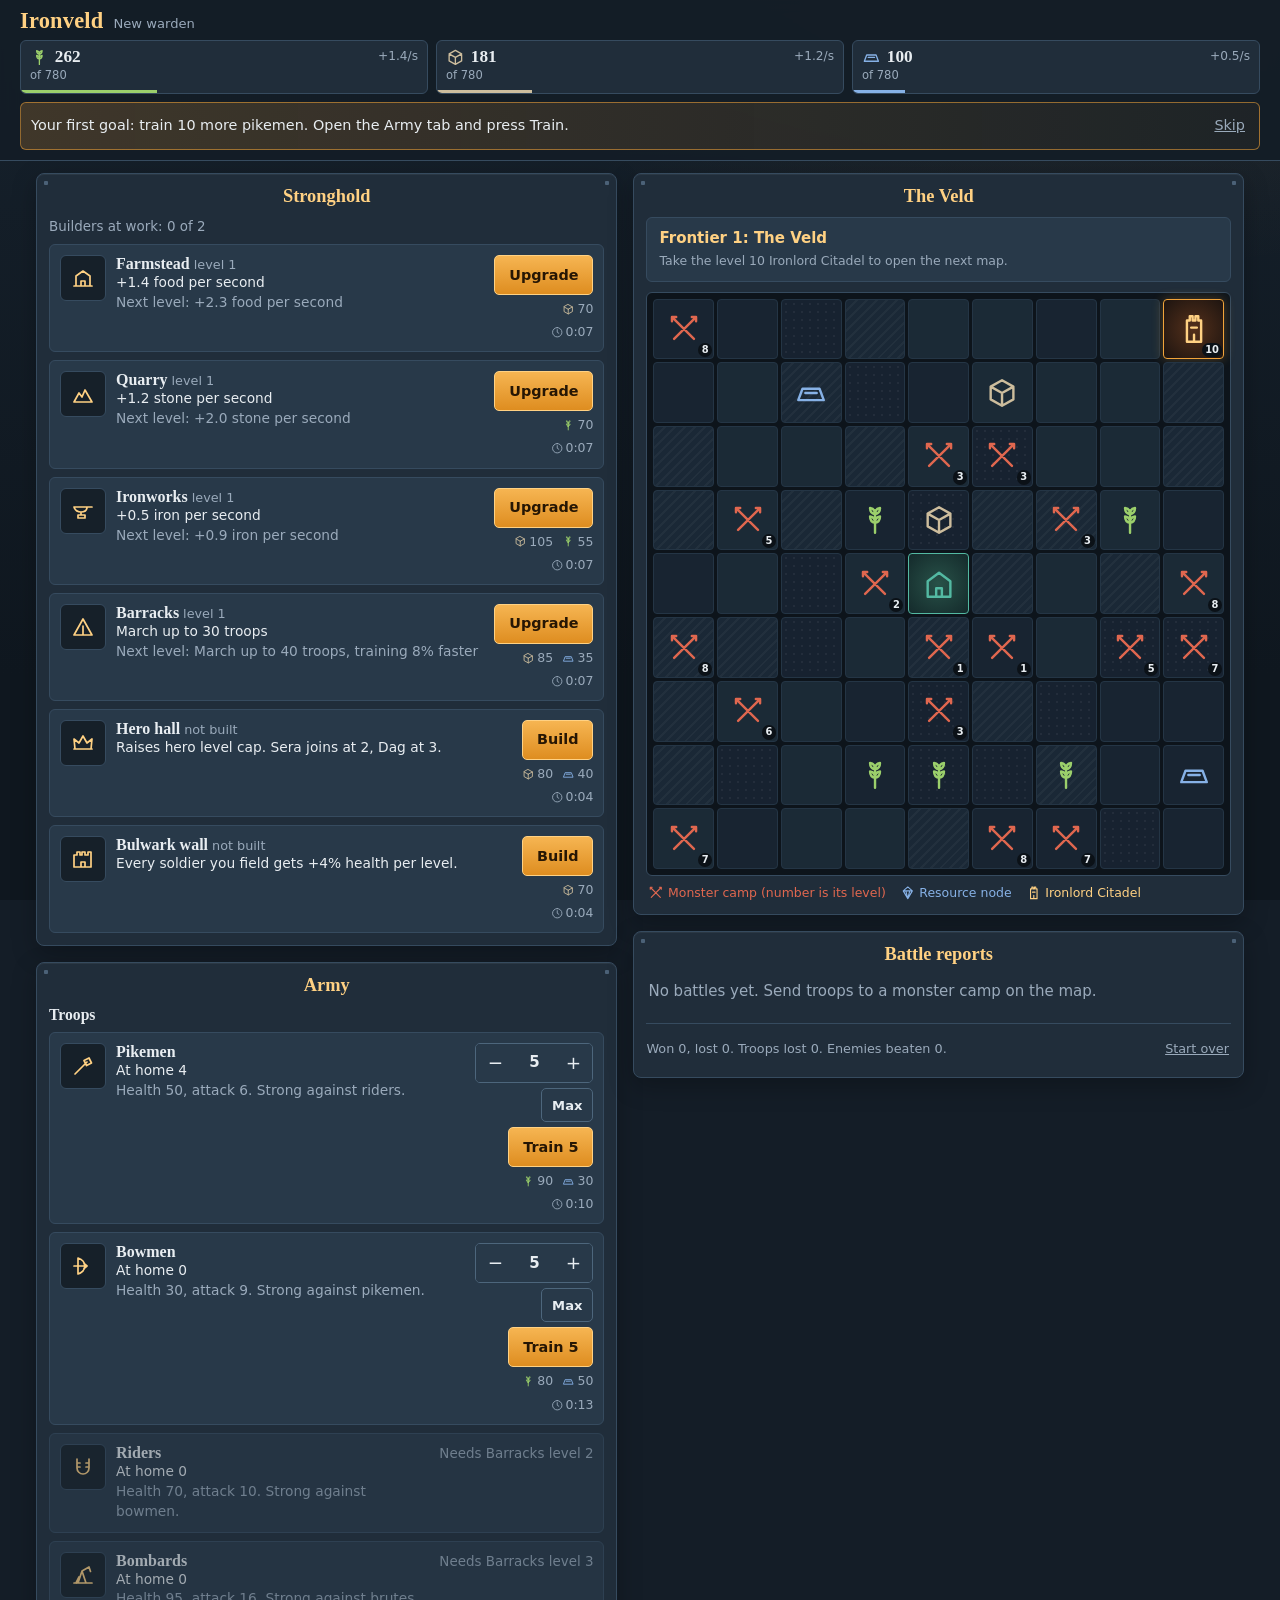
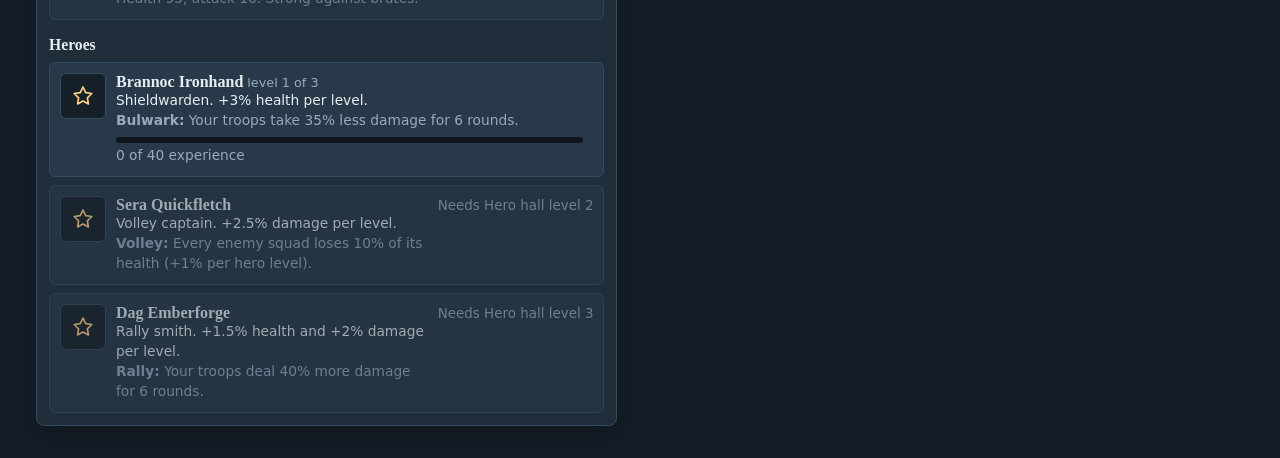
<file: ironveld/index.html>
<!doctype html>
<html lang="en">
<head>
<meta charset="utf-8">
<meta name="viewport" content="width=device-width, initial-scale=1, viewport-fit=cover">
<title>Ironveld</title>
<meta name="description" content="Ironveld is a single-player war strategy game. Build a stronghold, train troops, command heroes and take the Ironlord Citadel.">
<meta name="theme-color" content="#141d27">
<link rel="stylesheet" href="style.css">
</head>
<body>
<svg width="0" height="0" style="position:absolute" aria-hidden="true" focusable="false">
  <defs>
    <symbol id="i-food" viewBox="0 0 24 24"><path d="M12 21V8M12 8c-2.5-.5-3.5-2.5-3.5-4.5 2.5.3 3.5 2 3.5 4.5zM12 8c2.5-.5 3.5-2.5 3.5-4.5-2.5.3-3.5 2-3.5 4.5zM12 14c-2.5-.5-3.5-2.5-3.5-4.5 2.5.3 3.5 2 3.5 4.5zM12 14c2.5-.5 3.5-2.5 3.5-4.5-2.5.3-3.5 2-3.5 4.5z"/></symbol>
    <symbol id="i-stone" viewBox="0 0 24 24"><path d="M12 3l8 4.5v9L12 21l-8-4.5v-9zM12 12l8-4.5M12 12v9M12 12L4 7.5"/></symbol>
    <symbol id="i-iron" viewBox="0 0 24 24"><path d="M3 17l3-8h12l3 8zM8 12h8"/></symbol>
    <symbol id="i-farm" viewBox="0 0 24 24"><path d="M3 20h18M5 20V10l7-5 7 5v10M10 20v-5h4v5"/></symbol>
    <symbol id="i-quarry" viewBox="0 0 24 24"><path d="M3 20l5-9 3 4 3-7 7 12zM3 20h18"/></symbol>
    <symbol id="i-forge" viewBox="0 0 24 24"><path d="M3 8h13c0 3-2 5-6 5v3h4v3H7v-3h3v-3C6 13 4 11 3 8zM16 8h5"/></symbol>
    <symbol id="i-barracks" viewBox="0 0 24 24"><path d="M3 20L12 4l9 16zM12 11v9M8 20h8"/></symbol>
    <symbol id="i-hall" viewBox="0 0 24 24"><path d="M3 18h18M4 18L3 8l5 4 4-7 4 7 5-4-1 10"/></symbol>
    <symbol id="i-wall" viewBox="0 0 24 24"><path d="M3 20V8h3V5h3v3h2V5h3v3h3V5h3v15zM10 20v-5h4v5"/></symbol>
    <symbol id="i-pike" viewBox="0 0 24 24"><path d="M4 20L16 8M13 6.5l5-2.5 2.5 5-5 2.5z"/></symbol>
    <symbol id="i-bow" viewBox="0 0 24 24"><path d="M7 4c9 3 9 13 0 16M7 4v16M3 12h13M16 12l-3-2.5M16 12l-3 2.5"/></symbol>
    <symbol id="i-rider" viewBox="0 0 24 24"><path d="M6 4v9a6 6 0 0 0 12 0V4M6 8h3M15 8h3M6 12h3M15 12h3"/></symbol>
    <symbol id="i-siege" viewBox="0 0 24 24"><path d="M3 20h18M7 20l4-12M11 8l7-4M18 4l1.5 4.5M15 20l-4-12M5 20l3-6"/></symbol>
    <symbol id="i-brute" viewBox="0 0 24 24"><path d="M7 4h10l3 5-2 11H6L4 9zM9 10h2M13 10h2M9 15h6"/></symbol>
    <symbol id="i-camp" viewBox="0 0 24 24"><path d="M5 5l14 14M19 5L5 19M3.5 3.5h3M3.5 3.5v3M20.5 3.5h-3M20.5 3.5v3"/></symbol>
    <symbol id="i-node" viewBox="0 0 24 24"><path d="M12 3l7 6-7 12L5 9zM5 9h14M9 9l3 12M15 9l-3 12"/></symbol>
    <symbol id="i-citadel" viewBox="0 0 24 24"><path d="M7 21V6h2V3h2v3h2V3h2v3h2v15zM12 21v-5M10 11h4"/></symbol>
    <symbol id="i-base" viewBox="0 0 24 24"><path d="M4 21V10l8-6 8 6v11zM10 21v-6h4v6"/></symbol>
    <symbol id="i-map" viewBox="0 0 24 24"><path d="M3 6l6-2 6 2 6-2v14l-6 2-6-2-6 2zM9 4v14M15 6v14"/></symbol>
    <symbol id="i-reports" viewBox="0 0 24 24"><path d="M6 4h12v16H6zM9 8h6M9 12h6M9 16h4"/></symbol>
    <symbol id="i-army" viewBox="0 0 24 24"><path d="M12 3l7 3v6c0 4-3 7-7 9-4-2-7-5-7-9V6z"/></symbol>
    <symbol id="i-clock" viewBox="0 0 24 24"><path d="M12 3a9 9 0 1 0 0 18 9 9 0 0 0 0-18zM12 7v5l3 2"/></symbol>
    <symbol id="i-go" viewBox="0 0 24 24"><path d="M5 12h14M13 6l6 6-6 6"/></symbol>
    <symbol id="i-star" viewBox="0 0 24 24"><path d="M12 3l2.7 5.6 6.1.9-4.4 4.3 1 6.1L12 17l-5.4 2.9 1-6.1L3.2 9.5l6.1-.9z"/></symbol>
  </defs>
</svg>

<div class="app">
  <header class="top">
    <div class="brand"><h1>Ironveld</h1><span class="tag" id="rank"></span></div>
    <div class="res" id="res"></div>
    <div class="coach" id="coach" hidden></div>
  </header>

  <main id="main" data-tab="hold">
    <div class="col a">
      <section class="panel plate" id="p-hold" aria-labelledby="h-hold">
        <h2 id="h-hold">Stronghold</h2>
        <div id="hold"></div>
      </section>
      <section class="panel plate" id="p-army" aria-labelledby="h-army">
        <h2 id="h-army">Army</h2>
        <div id="army"></div>
      </section>
    </div>
    <div class="col b">
      <section class="panel plate" id="p-map" aria-labelledby="h-map">
        <h2 id="h-map">The Veld</h2>
        <div id="map"></div>
        <div id="marches"></div>
      </section>
      <section class="panel plate" id="p-reports" aria-labelledby="h-reports">
        <h2 id="h-reports">Battle reports</h2>
        <div id="reports"></div>
      </section>
    </div>
  </main>

  <nav class="tabs" id="tabs" aria-label="Sections">
    <button class="tab" data-act="tab" data-tab="hold"><svg class="ic"><use href="#i-base"/></svg><span>Stronghold</span></button>
    <button class="tab" data-act="tab" data-tab="army"><svg class="ic"><use href="#i-army"/></svg><span>Army</span></button>
    <button class="tab" data-act="tab" data-tab="map"><svg class="ic"><use href="#i-map"/></svg><span>Map</span></button>
    <button class="tab" data-act="tab" data-tab="reports"><svg class="ic"><use href="#i-reports"/></svg><span>Reports</span><i class="dot" id="repdot" hidden></i></button>
  </nav>
</div>

<div class="modal" id="modal" hidden>
  <div class="sheet" id="sheet" role="dialog" aria-modal="true" tabindex="-1"></div>
</div>
<div class="toasts" id="toasts" aria-live="polite"></div>

<script src="src/sim.js"></script>
<script src="src/game.js"></script>
</body>
</html>
</file>
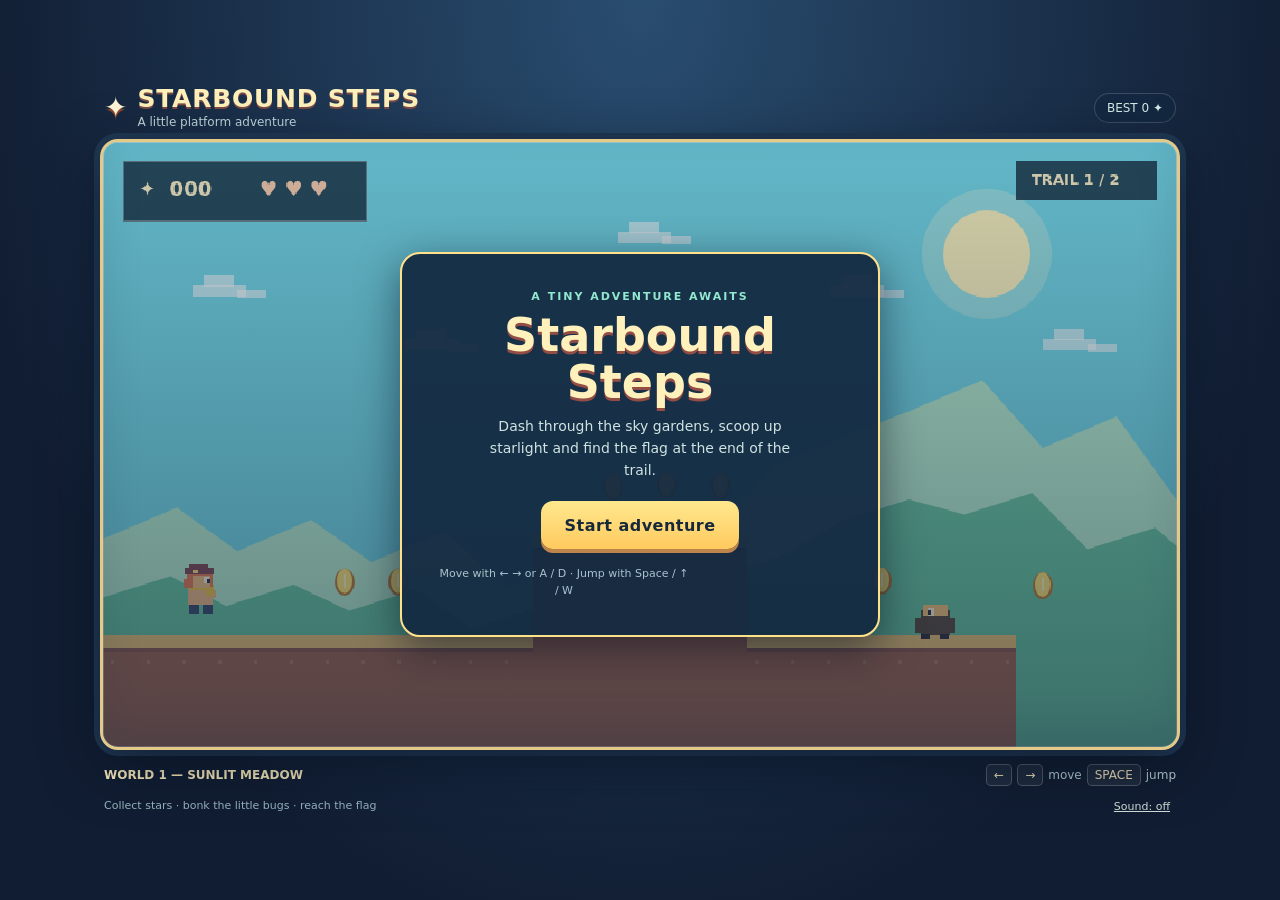
<file: starbound-steps/index.html>
<!doctype html>
<html lang="en">
<head>
<meta charset="utf-8">
<meta name="viewport" content="width=device-width,initial-scale=1,viewport-fit=cover">
<meta name="theme-color" content="#75d7e8">
<meta name="description" content="Run, leap and explore a bright little pixel-art platform adventure.">
<title>Starbound Steps</title>
<style>
:root{color-scheme:dark;--night:#12233a;--cream:#fff4d5;--gold:#ffdc68;--mint:#72e0bb}
*{box-sizing:border-box}html,body{margin:0;min-height:100%;font-family:ui-rounded,"Trebuchet MS",system-ui,sans-serif;background:radial-gradient(ellipse at 50% 0,#294d70,#111d32 75%);color:var(--cream)}
body{min-height:100dvh;display:grid;place-items:center;padding:16px}.shell{width:min(100%,1080px)}header{display:flex;align-items:center;justify-content:space-between;gap:12px;margin:0 4px 10px}.brand{display:flex;align-items:center;gap:10px}.brand-mark{font-size:28px;filter:drop-shadow(0 3px 0 #85432d)}h1{font-size:clamp(18px,3vw,25px);line-height:1;margin:0;color:#fff1bb;letter-spacing:.03em;text-shadow:0 2px #7b4a46}.subtitle{font-size:12px;color:#c2d8dc;margin-top:4px}.chip{border:1px solid #ffffff2b;background:#142941bd;border-radius:99px;padding:7px 12px;font-size:12px;color:#d4ece8;white-space:nowrap}
.frame{position:relative;overflow:hidden;border:3px solid #e5c987;border-radius:18px;background:#76d9e8;box-shadow:0 15px 55px #07111f99,0 0 0 6px #213954}.frame:after{pointer-events:none;content:"";position:absolute;inset:0;border-radius:14px;box-shadow:inset 0 0 0 1px #fff7, inset 0 -18px 42px #18304922}
canvas{display:block;width:100%;height:auto;aspect-ratio:16/9;image-rendering:pixelated;touch-action:none}
.overlay{position:absolute;z-index:2;inset:0;display:grid;place-items:center;padding:20px;background:linear-gradient(#12253a30,#12253a88);text-align:center}.overlay[hidden]{display:none}.card{width:min(92%,480px);padding:clamp(20px,5vw,36px);background:#132941ee;border:2px solid #ffe08b;border-radius:20px;box-shadow:0 12px 40px #07111f88}.eyebrow{text-transform:uppercase;letter-spacing:.18em;font-weight:900;font-size:11px;color:#92e8cf}.card h2{font-size:clamp(28px,6vw,46px);line-height:1.04;margin:9px 0;color:#fff1bb;text-shadow:0 3px #934d45}.card p{margin:0 auto 20px;max-width:36ch;color:#d0e3e2;font-size:14px;line-height:1.55}.cta{cursor:pointer;color:#17283b;font-weight:900;letter-spacing:.03em;background:linear-gradient(#ffe88e,#ffca5e);border:0;border-radius:12px;padding:13px 24px;min-height:48px;box-shadow:0 4px #bd854b;font:inherit;font-weight:900}.cta:active{transform:translateY(3px);box-shadow:0 1px #bd854b}.tips{font-size:11px!important;color:#a9c4ce!important;margin:16px 0 0!important}
.below{display:flex;justify-content:space-between;gap:12px;align-items:center;margin:14px 4px 0;color:#b9d1d5;font-size:12px}.below strong{color:#fff0bf}.keys{display:flex;gap:5px;align-items:center}.key{padding:3px 7px;border:1px solid #ffffff3b;border-radius:5px;background:#ffffff10;color:#f3e6bf}
.touchbar{display:none;justify-content:space-between;align-items:center;gap:12px;margin-top:13px;user-select:none;-webkit-user-select:none}.cluster{display:flex;gap:10px}.control{width:60px;height:56px;border:1px solid #d9ebda66;border-radius:15px;background:#18314fcc;color:#fff1c4;font-size:23px;font-weight:900;box-shadow:inset 0 1px #ffffff26,0 4px #0b1726;touch-action:none}.control.jump{width:78px;background:#b45949;color:#fff5df}.control:active,.control.pressed{transform:translateY(3px);box-shadow:inset 0 1px #ffffff26,0 1px #0b1726;background:#365c70}.control.jump:active,.control.jump.pressed{background:#d36c52}
footer{margin:13px 4px 0;display:flex;justify-content:space-between;gap:10px;color:#96b4c0;font-size:11px}.text-btn{border:0;background:none;color:#cfdfd8;text-decoration:underline;cursor:pointer;font:inherit}
@media(max-width:650px){body{padding:12px}.frame{border-width:2px;border-radius:13px}.frame:after{border-radius:10px}header{margin-bottom:8px}.touchbar{display:flex}.below{font-size:11px}footer{font-size:10px}}
@media(max-height:680px) and (min-width:651px){body{padding:8px}.shell{width:min(100%,950px)}header{margin-bottom:7px}.below,footer{margin-top:8px}.frame{max-height:70vh}canvas{max-height:70vh}}
:focus-visible{outline:3px solid #fff09a;outline-offset:3px}
</style>
</head>
<body>
<div class="shell">
<header><div class="brand"><span class="brand-mark" aria-hidden="true">✦</span><div><h1>STARBOUND STEPS</h1><div class="subtitle">A little platform adventure</div></div></div><div class="chip" id="record">BEST&nbsp; 0 ✦</div></header>
<main class="frame"><canvas id="game" width="960" height="540" aria-label="Starbound Steps platform game"></canvas><div class="overlay" id="overlay"><div class="card"><div class="eyebrow" id="eyebrow">A tiny adventure awaits</div><h2 id="title">Starbound<br>Steps</h2><p id="message">Dash through the sky gardens, scoop up starlight and find the flag at the end of the trail.</p><button class="cta" id="start">Start adventure</button><p class="tips" id="tips">Move with ← → or A / D &nbsp; · &nbsp; Jump with Space / ↑ / W</p></div></div></main>
<div class="below"><span><strong id="level-label">WORLD 1 — SUNLIT MEADOW</strong></span><span class="keys"><span class="key">←</span><span class="key">→</span> move <span class="key">SPACE</span> jump</span></div>
<div class="touchbar" aria-label="Touch controls"><div class="cluster"><button class="control" data-control="left" aria-label="Move left">←</button><button class="control" data-control="right" aria-label="Move right">→</button></div><button class="control jump" data-control="jump" aria-label="Jump">JUMP</button></div>
<footer><span>Collect stars · bonk the little bugs · reach the flag</span><button class="text-btn" id="sound" aria-pressed="false">Sound: off</button></footer>
</div>
<script>
(()=>{"use strict";
const c=document.querySelector("#game"),ctx=c.getContext("2d"),overlay=document.querySelector("#overlay"),startBtn=document.querySelector("#start"),titleEl=document.querySelector("#title"),messageEl=document.querySelector("#message"),eyebrowEl=document.querySelector("#eyebrow"),tipsEl=document.querySelector("#tips"),recordEl=document.querySelector("#record"),levelLabel=document.querySelector("#level-label"),soundBtn=document.querySelector("#sound");
const W=960,H=540,T=48,GRAV=.62,MAXFALL=14;
const levels=[
 {name:"SUNLIT MEADOW",sky:"#75d9e8",far:"#b9edcf",near:"#6bc6a1",ground:"#a76551",top:"#f1c476",length:3000,platforms:[[0,440,10],[12,440,5],[20,440,12],[35,440,11],[49,440,15],[69,440,12],[85,440,15],[105,440,12],[122,440,16],[145,440,15],[164,440,12],[182,440,15],[203,440,15],[224,440,16],[247,440,15],[268,440,16],[289,440,15],[8,350,4],[26,350,3],[40,330,4],[57,365,4],[75,345,4],[93,355,4],[113,350,3],[132,325,4],[151,350,4],[171,345,3],[191,360,4],[212,335,4],[234,350,4],[255,330,4],[276,355,4]],coins:[[4,390],[5,390],[9,310],[10,310],[11,310],[14,390],[17,390],[23,390],[27,310],[28,310],[32,390],[36,390],[42,290],[43,290],[45,390],[51,390],[60,325],[61,325],[64,390],[70,390],[78,305],[79,305],[82,390],[87,390],[96,315],[97,315],[101,390],[107,390],[116,310],[117,310],[120,390],[125,390],[135,290],[136,290],[139,390],[147,390],[154,315],[155,315],[160,390],[166,390],[174,305],[175,305],[179,390],[184,390],[194,320],[195,320],[199,390],[206,390],[215,295],[216,295],[220,390],[227,390],[237,310],[238,310],[243,390],[250,390],[260,290],[261,290],[265,390],[271,390],[280,315],[281,315],[285,390]],enemies:[[15,408],[31,408],[53,408],[72,408],[89,408],[109,408],[128,408],[149,408],[168,408],[188,408],[209,408],[230,408],[252,408],[273,408]],goal:294},
 {name:"MOONLIT RUINS",sky:"#6278b7",far:"#b2a5d8",near:"#827dbc",ground:"#76516b",top:"#ecd18a",length:2900,platforms:[[0,440,10],[12,440,6],[22,440,10],[35,440,12],[51,440,13],[68,440,10],[83,440,14],[102,440,12],[118,440,14],[137,440,11],[153,440,14],[171,440,13],[188,440,11],[203,440,14],[222,440,15],[242,440,12],[258,440,13],[275,440,15],[7,350,4],[25,320,3],[40,355,4],[57,320,4],[74,350,4],[91,315,4],[110,350,3],[127,320,4],[144,355,4],[162,315,4],[180,350,3],[195,320,4],[213,350,4],[232,315,4],[249,350,4],[266,320,4]],coins:[[9,310],[10,310],[28,280],[29,280],[44,315],[45,315],[61,280],[62,280],[78,310],[79,310],[95,275],[96,275],[113,310],[114,310],[131,280],[132,280],[149,315],[150,315],[166,275],[167,275],[184,310],[185,310],[199,280],[200,280],[217,310],[218,310],[236,275],[237,275],[253,310],[254,310],[270,280],[271,280]],enemies:[[16,408],[31,408],[54,408],[70,408],[88,408],[106,408],[124,408],[141,408],[159,408],[177,408],[194,408],[210,408],[229,408],[247,408],[265,408]],goal:282}
];
const input={left:false,right:false,jump:false},world={};let mode="title",level=0,camera=0,score=0,lives=3,player,plats,coins,enemies,particles=[],last=0,elapsed=0,audio=null,soundOn=false,checkpoint=0;
const clamp=(v,a,b)=>Math.max(a,Math.min(b,v));
function freshLevel(){const d=levels[level];plats=d.platforms.map(([x,y,n])=>({x:x*T,y,w:n*T,h:H-y+100}));coins=d.coins.map(([x,y])=>({x:x*T+T/2,y,got:false,bob:Math.random()*6}));enemies=d.enemies.map(([x,y],i)=>({x:x*T+8,y,w:32,h:30,vx:i%2?1.15:-1.15,alive:true,home:x*T,range:70}));player={x:72,y:380,w:29,h:42,vx:0,vy:0,ground:false,face:1,inv:0,anim:0};camera=0;particles=[];checkpoint=score;levelLabel.textContent="WORLD "+(level+1)+" — "+d.name;mode="playing";overlay.hidden=true}
function rect(a,b){return a.x<b.x+b.w&&a.x+a.w>b.x&&a.y<b.y+b.h&&a.y+a.h>b.y}
function playTone(f=650,d=.09,type="sine"){if(!soundOn)return;try{audio??=new(window.AudioContext||window.webkitAudioContext)();if(audio.state==="suspended")audio.resume();const o=audio.createOscillator(),g=audio.createGain();o.type=type;o.frequency.value=f;g.gain.setValueAtTime(.055,audio.currentTime);g.gain.exponentialRampToValueAtTime(.001,audio.currentTime+d);o.connect(g);g.connect(audio.destination);o.start();o.stop(audio.currentTime+d)}catch{}}
function burst(x,y,color,n=8){for(let i=0;i<n;i++)particles.push({x,y,vx:(Math.random()-.5)*5,vy:-Math.random()*5-1,life:25+Math.random()*16,color})}
function showScreen(kind){mode=kind;overlay.hidden=false;tipsEl.hidden=false;if(kind==="title"){eyebrowEl.textContent="A tiny adventure awaits";titleEl.innerHTML="Starbound<br>Steps";messageEl.textContent="Dash through the sky gardens, scoop up starlight and find the flag at the end of the trail.";startBtn.textContent="Start adventure";tipsEl.textContent="Move with ← → or A / D · Jump with Space / ↑ / W"}if(kind==="win"){eyebrowEl.textContent="Trail complete";titleEl.innerHTML=level===levels.length-1?"You found the stars!":"World cleared!";messageEl.textContent=level===levels.length-1?"A perfect little adventure. You gathered "+score+" stars.":"You gathered "+score+" stars. A new trail is waiting beyond the hills.";startBtn.textContent=level===levels.length-1?"Play again":"Next world";tipsEl.textContent="Press Enter to continue"}if(kind==="over"){eyebrowEl.textContent="Take a little breather";titleEl.innerHTML="Try that<br>trail again";messageEl.textContent="Your stars are safe. Give it another go and see how far you can get.";startBtn.textContent="Try again";tipsEl.textContent="Press Enter to restart"}if(kind==="pause"){eyebrowEl.textContent="Taking five";titleEl.textContent="Paused";messageEl.textContent="The meadow will wait right here.";startBtn.textContent="Keep going";tipsEl.textContent="Press P or Escape to resume"}}
function startGame(){if(mode==="win"&&level<levels.length-1){level++}else if(mode==="win"||mode==="over"){if(mode==="over")score=checkpoint;else if(level===levels.length-1){level=0;score=0;lives=3}}else if(mode==="title"){level=0;score=0;lives=3}freshLevel()}
function hurt(){if(player.inv>0)return;lives--;player.inv=100;player.vy=-8;player.vx=-player.face*4;playTone(180,.2,"sawtooth");burst(player.x+15,player.y+20,"#ff8d7a",12);if(lives<=0){score=checkpoint;showScreen("over")}else{setTimeout(()=>{if(mode==="playing"&&player.y>H) {player.x=Math.max(64,camera+80);player.y=320;player.vx=0;player.vy=0}},180)}}
function update(dt){if(mode!=="playing")return;elapsed+=dt;const step=dt/16.67;player.anim+=step;player.inv=Math.max(0,player.inv-step);const speed=4.2;player.vx=(input.right?speed:0)-(input.left?speed:0);if(player.vx)player.face=Math.sign(player.vx);if(input.jump&&player.ground){player.vy=-13.3;player.ground=false;playTone(390,.1)}player.vy=Math.min(MAXFALL,player.vy+GRAV*step);player.x+=player.vx*step;
let pbox={x:player.x,y:player.y,w:player.w,h:player.h};for(const p of plats)if(rect(pbox,p)){if(player.vx>0)player.x=p.x-player.w;else if(player.vx<0)player.x=p.x+p.w;pbox.x=player.x}
player.y+=player.vy*step;player.ground=false;pbox.y=player.y;for(const p of plats)if(rect(pbox,p)){if(player.vy>0){player.y=p.y-player.h;player.ground=true}else if(player.vy<0){player.y=p.y+p.h}player.vy=0;pbox.y=player.y}
if(player.x<0)player.x=0;if(player.y>H+120)hurt();
for(const e of enemies){if(!e.alive)continue;e.x+=e.vx*step;if(Math.abs(e.x-e.home)>e.range)e.vx*=-1;if(rect(player,e)){if(player.vy>1&&player.y+player.h-e.y<22){e.alive=false;player.vy=-9;score+=2;burst(e.x+16,e.y,"#a2e879",10);playTone(190,.11,"square")}else hurt()}}
for(const q of coins)if(!q.got&&rect(player,{x:q.x-10,y:q.y-10,w:20,h:20})){q.got=true;score++;playTone(720+Math.random()*220,.07);burst(q.x,q.y,"#ffdf69",5)}
for(const b of particles){b.x+=b.vx*step;b.y+=b.vy*step;b.vy+=.18*step;b.life-=step}particles=particles.filter(b=>b.life>0);
const goal=levels[level].goal*T;if(player.x>goal){if(mode==="playing"){score=Math.max(score,0);showScreen("win");playTone(880,.25)}}
camera=clamp(player.x-310,0,levels[level].length*T-W);recordEl.textContent="BEST  "+Math.max(Number(localStorage.getItem("starbound-best")||0),score)+" ✦"}
function hillLayer(color,base,amp,step,par){ctx.fillStyle=color;ctx.beginPath();ctx.moveTo(0,H);for(let x=-step;x<=W+step;x+=step){const wx=x+camera*par;const y=base+Math.sin(wx*.006)*amp+Math.sin(wx*.013+2)*amp*.38;ctx.lineTo(x,y);ctx.lineTo(x+step*.55,y-amp*.4)}ctx.lineTo(W,H);ctx.closePath();ctx.fill()}
function draw(){const d=levels[level]||levels[0];ctx.clearRect(0,0,W,H);ctx.fillStyle=d.sky;ctx.fillRect(0,0,W,H);
const sunX=790-camera*.05;ctx.fillStyle="#fff2b7";ctx.beginPath();ctx.arc(sunX,100,39,0,Math.PI*2);ctx.fill();ctx.fillStyle="#fff9da44";ctx.beginPath();ctx.arc(sunX,100,58,0,Math.PI*2);ctx.fill();
for(let i=0;i<7;i++){let x=((i*190-camera*.16)%(W+220)+W+220)%(W+220)-110,y=80+(i%3)*48;ctx.fillStyle="#ffffff9a";ctx.fillRect(x,y,48,10);ctx.fillRect(x+10,y-9,27,10);ctx.fillRect(x+40,y+4,26,7)}
hillLayer(d.far,330,70,120,.22);hillLayer(d.near,390,48,110,.42);
for(const p of plats){const x=Math.floor(p.x-camera);if(x>W||x+p.w<0)continue;ctx.fillStyle=d.ground;ctx.fillRect(x,p.y,p.w,p.h);ctx.fillStyle=d.top;ctx.fillRect(x,p.y,p.w,12);ctx.fillStyle="#ffffff24";for(let xx=x+7;xx<x+p.w;xx+=32)ctx.fillRect(xx,p.y+22,3,4);ctx.fillStyle="#663d4c55";ctx.fillRect(x,p.y+12,p.w,3)}
for(const q of coins){if(q.got)continue;const x=q.x-camera,y=q.y+Math.sin(elapsed*.005+q.bob)*5;ctx.fillStyle="#bd7c37";ctx.beginPath();ctx.ellipse(x,y+1,9,12,0,0,Math.PI*2);ctx.fill();ctx.fillStyle="#ffe375";ctx.beginPath();ctx.ellipse(x,y,7,11,0,0,Math.PI*2);ctx.fill();ctx.fillStyle="#fff3bd";ctx.fillRect(x-1,y-6,2,12)}
for(const e of enemies){if(!e.alive)continue;const x=e.x-camera;if(x<-40||x>W+40)continue;ctx.save();ctx.translate(x+16,e.y+15);if(e.vx<0)ctx.scale(-1,1);ctx.fillStyle="#5c493e";ctx.fillRect(-13,-5,26,22);ctx.fillRect(-18,2,36,13);ctx.fillStyle="#f9c47a";ctx.fillRect(-11,-10,22,10);ctx.fillStyle="#fff6df";ctx.fillRect(1,-7,6,7);ctx.fillStyle="#392c39";ctx.fillRect(4,-5,3,4);ctx.fillStyle="#352d3c";ctx.fillRect(-12,16,8,5);ctx.fillRect(5,16,8,5);ctx.restore()}
const gx=levels[level].goal*T-camera;ctx.fillStyle="#fff4d4";ctx.fillRect(gx,242,5,198);ctx.fillStyle="#d94f68";ctx.beginPath();ctx.moveTo(gx+5,245);ctx.lineTo(gx+64,263);ctx.lineTo(gx+5,283);ctx.closePath();ctx.fill();ctx.fillStyle="#ffe18a";ctx.fillRect(gx-8,436,28,6);
for(const b of particles){ctx.globalAlpha=clamp(b.life/15,0,1);ctx.fillStyle=b.color;ctx.fillRect(b.x-camera,b.y,5,5)}ctx.globalAlpha=1;
drawHero();drawHud()}
function drawHero(){if(!player)return;const x=Math.round(player.x-camera),y=Math.round(player.y);if(player.inv>0&&Math.floor(elapsed/70)%2===0)return;ctx.save();if(player.face<0){ctx.translate(x+player.w,0);ctx.scale(-1,1);ctx.translate(-x,0)}
const walking=Math.abs(player.vx)>.1&&player.ground,step=walking?Math.sin(player.anim*.5)*3:0;
ctx.fillStyle="#3e4b6d";ctx.fillRect(x+5,y+31,9,10+Math.max(0,step));ctx.fillRect(x+17,y+31,9,10-Math.min(0,step));
ctx.fillStyle="#f1b785";ctx.fillRect(x+4,y+16,22,17);ctx.fillRect(x+21,y+20,8,7);ctx.fillStyle="#f2c445";ctx.fillRect(x+5,y+15,22,5);ctx.fillRect(x+20,y+20,7,5);
ctx.fillStyle="#e87955";ctx.fillRect(x+3,y+2,23,15);ctx.fillRect(x,y+10,9,8);ctx.fillStyle="#f3bd81";ctx.fillRect(x+8,y+7,16,11);ctx.fillStyle="#fff5d9";ctx.fillRect(x+18,y+8,5,6);ctx.fillStyle="#283752";ctx.fillRect(x+21,y+10,3,4);ctx.fillStyle="#814957";ctx.fillRect(x+1,y,26,6);ctx.fillRect(x+5,y-3,17,4);ctx.fillStyle="#ffe083";ctx.fillRect(x+8,y+2,5,3);ctx.restore()}
function drawHud(){ctx.fillStyle="#14283acc";ctx.fillRect(18,17,218,54);ctx.strokeStyle="#ffffff50";ctx.strokeRect(18.5,17.5,217,53);ctx.fillStyle="#fff2c8";ctx.font="bold 18px system-ui";ctx.textBaseline="middle";ctx.fillText("✦  "+String(score).padStart(3,"0"),32,43);ctx.fillStyle="#ffd1b0";ctx.fillText("♥ ".repeat(lives),140,43);ctx.fillStyle="#14283acc";ctx.fillRect(W-144,17,126,35);ctx.fillStyle="#fff1c7";ctx.font="bold 13px system-ui";ctx.fillText("TRAIL "+(level+1)+" / "+levels.length,W-130,35)}
function frame(t){const dt=Math.min(34,t-(last||t));last=t;update(dt);draw();requestAnimationFrame(frame)}
function setKey(k,on){if(["ArrowLeft","a","A"].includes(k))input.left=on;if(["ArrowRight","d","D"].includes(k))input.right=on;if([" ","ArrowUp","w","W"].includes(k))input.jump=on;if(on&&[" ","ArrowUp","w","W"].includes(k)){}}
window.addEventListener("keydown",e=>{if(["ArrowLeft","ArrowRight","ArrowUp"," "].includes(e.key))e.preventDefault();setKey(e.key,true);if((e.key==="p"||e.key==="Escape")&&mode==="playing"){showScreen("pause")}else if((e.key==="p"||e.key==="Escape")&&mode==="pause"){mode="playing";overlay.hidden=true}if(e.key==="Enter"&&mode!=="playing")startGame()});
window.addEventListener("keyup",e=>setKey(e.key,false));window.addEventListener("blur",()=>{input.left=input.right=input.jump=false;if(mode==="playing")showScreen("pause")});
for(const b of document.querySelectorAll("[data-control]")){const key=b.dataset.control;const down=e=>{e.preventDefault();b.classList.add("pressed");input[key]=true};const up=e=>{e.preventDefault();b.classList.remove("pressed");input[key]=false};b.addEventListener("pointerdown",down);b.addEventListener("pointerup",up);b.addEventListener("pointercancel",up);b.addEventListener("pointerleave",up)}
startBtn.addEventListener("click",startGame);soundBtn.addEventListener("click",()=>{soundOn=!soundOn;soundBtn.textContent="Sound: "+(soundOn?"on":"off");soundBtn.setAttribute("aria-pressed",String(soundOn));if(soundOn)playTone(660,.08)});
document.addEventListener("visibilitychange",()=>{if(document.hidden&&mode==="playing")showScreen("pause")});
recordEl.textContent="BEST  "+(localStorage.getItem("starbound-best")||0)+" ✦";
const save=window.setInterval(()=>{const best=Math.max(Number(localStorage.getItem("starbound-best")||0),score);localStorage.setItem("starbound-best",best);recordEl.textContent="BEST  "+best+" ✦"},1000);
freshLevel();showScreen("title");requestAnimationFrame(frame);
})();
</script>
</body></html>
</file>
<file: ironveld/style.css>
/* Ironveld — blued steel, molten amber, verdigris. One decorative device: riveted plates. */
:root {
  --bg: #141d27; --plate: #202d3a; --plate2: #283949; --edge: #364b5f; --edge2: #4d667c;
  --ink: #e8edf1; --muted: #9aaabb;
  --amber: #f2a43a; --amber2: #ffd183; --verd: #53b9a2; --brick: #e0674f;
  --food: #9bcf6b; --stone: #cdbd9d; --iron: #86b1e6;
  --head: Rockwell, "Roboto Slab", "Rockwell Nova", "Hoefler Text", "Iowan Old Style", Georgia, serif;
  --body: system-ui, -apple-system, "Segoe UI", Roboto, "Helvetica Neue", Arial, sans-serif;
  --r: 6px;
  color-scheme: dark;
}
* { box-sizing: border-box; }
html { -webkit-text-size-adjust: 100%; }
body {
  margin: 0; min-height: 100vh; min-height: 100dvh; color: var(--ink);
  font: 15px/1.45 var(--body); -webkit-font-smoothing: antialiased;
  background: radial-gradient(1100px 560px at 85% -8%, rgba(242,164,58,.09), transparent 62%), linear-gradient(180deg, #16212c, #0f171f 75%);
  background-color: var(--bg);
  background-attachment: fixed;
}
button { font: inherit; color: inherit; }
h1, h2, h3, p { margin: 0; }
.ic { width: 1.25em; height: 1.25em; fill: none; stroke: currentColor; stroke-width: 1.7; stroke-linecap: round; stroke-linejoin: round; flex: none; vertical-align: -0.2em; }
:focus-visible { outline: 2px solid var(--amber2); outline-offset: 2px; }

/* ---------- header ---------- */
.top { position: sticky; top: 0; z-index: 20; padding: 8px 12px 10px; padding-top: calc(8px + env(safe-area-inset-top)); padding-left: max(16px, env(safe-area-inset-left, 0px)); padding-right: max(16px, env(safe-area-inset-right, 0px)); background: rgba(20,29,39,.94); backdrop-filter: blur(6px); border-bottom: 1px solid var(--edge); }
.brand { display: flex; align-items: baseline; gap: 10px; max-width: 1240px; margin: 0 auto; }
.brand h1 { font: 700 1.4rem var(--head); color: var(--amber2); letter-spacing: .01em; }
.brand .tag { color: var(--muted); font-size: .82rem; }
.res, .coach { max-width: 1240px; margin-left: auto; margin-right: auto; }
.res { display: grid; grid-template-columns: repeat(3, 1fr); gap: 8px; margin-top: 6px; }
.chip { position: relative; overflow: hidden; background: var(--plate); border: 1px solid var(--edge); border-radius: var(--r); padding: 6px 9px 9px; min-width: 0; }
.chip .row { display: flex; align-items: center; gap: 6px; }
.chip .row .ic { color: var(--c); }
.chip .v { font: 700 1.08rem var(--head); }
.chip .rate { margin-left: auto; font-size: .76rem; color: var(--muted); white-space: nowrap; }
.chip .of { font-size: .72rem; color: var(--muted); }
.chip .fill { position: absolute; left: 0; bottom: 0; height: 3px; width: 0; background: var(--c); transition: width .25s linear; }
.chip.full .fill { background: var(--amber); }
.chip.full .of { color: var(--amber2); }
.coach { display: flex; align-items: center; gap: 10px; margin-top: 8px; padding: 7px 10px; font-size: .9rem; border: 1px solid rgba(242,164,58,.55); border-radius: var(--r); background: linear-gradient(90deg, rgba(242,164,58,.2), rgba(242,164,58,.05)); }
.coach[hidden] { display: none; }
.coach span { flex: 1; }
.coach button { background: none; border: 0; color: var(--muted); text-decoration: underline; cursor: pointer; padding: 4px; min-height: 32px; }

/* ---------- layout ---------- */
main { max-width: 1240px; margin: 0 auto; padding: 12px max(16px, env(safe-area-inset-right, 0px)) 92px max(16px, env(safe-area-inset-left, 0px)); }
.col { display: contents; }
.panel { display: none; }
main[data-tab="hold"] #p-hold, main[data-tab="army"] #p-army, main[data-tab="map"] #p-map, main[data-tab="reports"] #p-reports { display: block; }
.plate { position: relative; background: var(--plate); border: 1px solid var(--edge); border-radius: 8px; padding: 14px 12px 12px;
  background-image: radial-gradient(circle at 9px 9px, #4b6177 0 2px, transparent 2.5px), radial-gradient(circle at calc(100% - 9px) 9px, #4b6177 0 2px, transparent 2.5px);
  box-shadow: inset 0 1px 0 rgba(255,255,255,.05), 0 8px 24px rgba(0,0,0,.25); }
.plate > h2 { font: 700 1.15rem var(--head); text-align: center; margin: -2px 0 10px; color: var(--amber2); }
.sub { font: 700 .98rem var(--head); margin: 16px 0 8px; color: var(--ink); }
.sub:first-child { margin-top: 0; }
.note { color: var(--muted); font-size: .84rem; }

.tabs { position: fixed; left: 0; right: 0; bottom: 0; z-index: 25; display: grid; grid-template-columns: repeat(4, 1fr); background: rgba(16,24,32,.97); border-top: 1px solid var(--edge2); padding-bottom: env(safe-area-inset-bottom); }
.tab { position: relative; display: flex; flex-direction: column; align-items: center; gap: 2px; padding: 8px 2px 7px; min-height: 56px; background: none; border: 0; color: var(--muted); font-size: .74rem; cursor: pointer; }
.tab .ic { width: 1.5em; height: 1.5em; }
.tab[aria-current="true"] { color: var(--amber2); box-shadow: inset 0 3px 0 var(--amber); }
.tab.hint .ic { animation: pulse-text 1.3s ease-in-out infinite; color: var(--amber); }
.tab .dot { position: absolute; top: 7px; left: calc(50% + 10px); width: 9px; height: 9px; border-radius: 50%; background: var(--brick); }
.tab .dot[hidden] { display: none; }

@media (min-width: 960px) {
  main { display: grid; grid-template-columns: minmax(0, 1fr) minmax(0, 1.05fr); gap: 16px; align-items: start; padding-bottom: 32px; }
  .col { display: grid; gap: 16px; }
  .panel { display: block !important; }
  .tabs { display: none; }
}
@media (min-width: 1200px) { .top { padding-left: 20px; padding-right: 20px; } }

/* ---------- cards & buttons ---------- */
.card { display: grid; grid-template-columns: 46px minmax(0, 1fr) auto; gap: 10px; align-items: start; padding: 10px; margin-bottom: 8px; background: var(--plate2); border: 1px solid var(--edge); border-radius: var(--r); }
.card:last-child { margin-bottom: 0; }
.card .ti { display: grid; place-items: center; width: 46px; height: 46px; border-radius: 6px; background: #162029; border: 1px solid var(--edge); color: var(--amber2); }
.card .ti .ic { width: 1.6em; height: 1.6em; }
.card h3 { font: 700 1rem var(--head); }
.card h3 .lvl { font: 400 .8rem var(--body); color: var(--muted); margin-left: 4px; }
.card p { font-size: .86rem; color: var(--muted); }
.card p.eff { color: var(--ink); }
.card .act { display: flex; flex-direction: column; align-items: flex-end; gap: 5px; text-align: right; }
.card.locked { opacity: .65; }
.card .wide { grid-column: 2 / -1; }
.maxed { color: var(--verd); font-size: .85rem; font-weight: 600; }
.time { color: var(--muted); font-size: .78rem; }
.time .ic { width: 1em; height: 1em; margin-right: 2px; }

.btn { display: inline-flex; align-items: center; justify-content: center; gap: 6px; min-height: 40px; padding: 0 14px; border-radius: 5px; border: 1px solid var(--edge2); background: var(--plate2); color: var(--ink); font-weight: 600; font-size: .9rem; cursor: pointer; }
.btn:hover { background: #31465a; }
.btn.primary { background: linear-gradient(#f6b552, #de8d20); border-color: var(--amber2); color: #261604; }
.btn.primary:hover { background: linear-gradient(#ffc468, #e8982c); }
.btn.cant { opacity: .5; }
.btn.small { min-height: 34px; padding: 0 10px; font-size: .82rem; }
.btn.block { width: 100%; }
.cost { display: inline-flex; flex-wrap: wrap; justify-content: flex-end; gap: 4px 9px; font-size: .78rem; color: var(--muted); }
.cost .c { display: inline-flex; align-items: center; gap: 3px; }
.cost .c.short { color: var(--brick); }
.cost .c[data-r="food"] .ic { color: var(--food); } .cost .c[data-r="stone"] .ic { color: var(--stone); } .cost .c[data-r="iron"] .ic { color: var(--iron); }
.cost .ic { width: 1em; height: 1em; }

.bar { height: 6px; margin: 6px 0 3px; background: #0e151c; border-radius: 3px; overflow: hidden; }
.bar i { display: block; height: 100%; width: 0; background: linear-gradient(90deg, var(--amber), var(--amber2)); transition: width .25s linear; }
.bar.xp i { background: linear-gradient(90deg, #3d9c88, var(--verd)); }

.stepper { display: inline-flex; align-items: center; border: 1px solid var(--edge2); border-radius: 5px; overflow: hidden; }
.stepper button { width: 38px; min-height: 38px; background: var(--plate2); border: 0; font-size: 1.15rem; cursor: pointer; }
.stepper button:hover { background: #31465a; }
.stepper output { min-width: 40px; text-align: center; font-weight: 700; font-variant-numeric: tabular-nums; }
.pill { display: inline-block; padding: 1px 8px; border-radius: 10px; font-size: .76rem; font-weight: 700; background: #162029; border: 1px solid var(--edge); }
.pill.win, .pill.good { color: var(--verd); border-color: rgba(83,185,162,.5); }
.pill.lose, .pill.bad { color: var(--brick); border-color: rgba(224,103,79,.5); }
.pill.warn { color: var(--amber2); border-color: rgba(242,164,58,.5); }

/* ---------- map ---------- */
.frontier { display: flex; justify-content: space-between; align-items: center; gap: 12px; margin: 0 0 10px; padding: 10px 12px; background: var(--plate2); border: 1px solid var(--edge); border-radius: var(--r); }
.frontier b, .frontier small { display: block; }
.frontier b { color: var(--amber2); }
.frontier small { margin-top: 3px; color: var(--muted); font-size: .78rem; }
.raid-warning { display: grid; grid-template-columns: auto 1fr auto; align-items: center; gap: 6px 10px; margin: 0 0 10px; padding: 10px 12px; border: 1px solid rgba(224,103,79,.55); border-left: 3px solid var(--brick); border-radius: var(--r); background: rgba(80,30,28,.28); font-size: .84rem; }
.raid-warning b { color: #ff9b83; }
.raid-warning span { color: var(--text); }
.raid-warning small { color: var(--muted); white-space: nowrap; }
.raid-warning i { color: var(--text); font-style: normal; font-variant-numeric: tabular-nums; }
.grid { display: grid; grid-template-columns: repeat(9, minmax(0, 1fr)); gap: 3px; padding: 6px; background: #0d141b; border: 1px solid var(--edge); border-radius: var(--r); }
.tile { position: relative; aspect-ratio: 1; display: grid; place-items: center; padding: 0; border: 1px solid #243545; border-radius: 4px; background: #182431; color: var(--muted); cursor: default; }
.tile.t1 { background: #1a2836; background-image: repeating-linear-gradient(135deg, rgba(255,255,255,.035) 0 2px, transparent 2px 7px); }
.tile.t2 { background: #172230; background-image: radial-gradient(rgba(255,255,255,.05) 1px, transparent 1.5px); background-size: 8px 8px; }
.tile.t3 { background: #1b2a36; }
.grid[data-region="2"] .tile { filter: hue-rotate(-24deg) saturate(1.15); }
.grid[data-region="3"] .tile { filter: hue-rotate(28deg) saturate(1.2); }
.grid[data-region="4"] .tile { filter: hue-rotate(155deg) saturate(.8); }
.tile .ic { width: 58%; height: 58%; }
.tile[data-k="camp"], .tile[data-k="node"], .tile[data-k="citadel"] { cursor: pointer; }
.tile[data-k="camp"] .ic { color: var(--brick); }
.tile[data-k="node"] .ic { color: var(--c); }
.tile[data-k="base"] { background: radial-gradient(circle, #285148, #142a2b); border-color: var(--verd); }
.tile[data-k="base"] .ic { color: var(--verd); }
.tile[data-k="citadel"] { background: radial-gradient(circle, #54301b, #1d1410); border-color: var(--amber); box-shadow: 0 0 12px rgba(242,164,58,.3); }
.tile[data-k="citadel"] .ic { color: var(--amber2); }
.tile .lv { position: absolute; right: 1px; bottom: 1px; min-width: 14px; padding: 0 3px; border-radius: 8px; background: #0b1117; color: var(--ink); font-size: .62rem; font-weight: 700; text-align: center; }
.tile.cool { opacity: .45; }
.tile .cd { position: absolute; left: 0; right: 0; top: 1px; text-align: center; font-size: .56rem; color: var(--ink); text-shadow: 0 1px 2px #000; }
.tile.out { box-shadow: inset 0 0 0 2px var(--amber); }
.tile.hint { box-shadow: 0 0 0 2px var(--amber); animation: pulse 1.4s ease-in-out infinite; }
@keyframes pulse { 50% { box-shadow: 0 0 0 6px rgba(242,164,58,.22); } }
@keyframes pulse-text { 50% { transform: scale(1.18); } }
.legend { display: flex; flex-wrap: wrap; gap: 4px 14px; margin: 8px 2px 0; font-size: .78rem; color: var(--muted); }
.legend span { display: inline-flex; align-items: center; gap: 4px; }
.legend .a { color: var(--brick); } .legend .b { color: var(--iron); } .legend .c { color: var(--amber2); }
.march { display: grid; grid-template-columns: 24px minmax(0, 1fr) auto; gap: 8px; align-items: center; padding: 8px 10px; margin-top: 8px; background: var(--plate2); border: 1px solid var(--edge); border-radius: var(--r); font-size: .86rem; }
.march .bar { grid-column: 1 / -1; margin: 0; }
.march small { color: var(--muted); }

/* ---------- reports ---------- */
.rep { display: grid; grid-template-columns: minmax(0, 1fr) auto; gap: 6px 10px; align-items: center; padding: 10px; margin-bottom: 8px; background: var(--plate2); border: 1px solid var(--edge); border-radius: var(--r); }
.rep.unseen { border-color: var(--amber); }
.rep h3 { font: 700 .95rem var(--head); }
.rep p { font-size: .82rem; color: var(--muted); }
.empty { color: var(--muted); padding: 6px 2px; }
.foot { display: flex; justify-content: space-between; align-items: center; gap: 12px; margin-top: 14px; padding-top: 10px; border-top: 1px solid var(--edge); color: var(--muted); font-size: .8rem; }
.link { background: none; border: 0; color: var(--muted); text-decoration: underline; cursor: pointer; padding: 6px 2px; }

/* ---------- modal ---------- */
.modal { position: fixed; inset: 0; z-index: 50; display: flex; align-items: flex-end; justify-content: center; background: rgba(5,9,13,.74); }
.modal[hidden] { display: none; }
.sheet { width: 100%; max-width: 720px; max-height: 94vh; max-height: 94dvh; overflow: auto; padding: 14px 14px calc(14px + env(safe-area-inset-bottom)); background: var(--plate); border: 1px solid var(--edge2); border-radius: 12px 12px 0 0; outline: none; }
@media (min-width: 720px) { .modal { align-items: center; } .sheet { border-radius: 10px; max-height: 90vh; } }
.sheet h2 { font: 700 1.25rem var(--head); color: var(--amber2); }
.sheet .lead { color: var(--muted); margin-top: 2px; }
.sheet .close { float: right; }
.block-t { font: 700 .95rem var(--head); margin: 16px 0 6px; }
.enemy { display: flex; align-items: center; gap: 8px; padding: 6px 0; border-bottom: 1px solid var(--edge); font-size: .88rem; }
.enemy:last-child { border-bottom: 0; }
.enemy .ic { color: var(--brick); width: 1.4em; height: 1.4em; }
.enemy small { color: var(--muted); display: block; }
.sendrow { display: grid; grid-template-columns: minmax(0, 1fr) auto; gap: 6px 10px; align-items: center; padding: 8px 0; border-bottom: 1px solid var(--edge); }
.sendrow .nm { font-weight: 600; } .sendrow .nm small { font-weight: 400; color: var(--muted); }
.sendrow .ctl { display: flex; gap: 8px; align-items: center; flex-wrap: wrap; justify-content: flex-end; }
.seg { display: inline-flex; border: 1px solid var(--edge2); border-radius: 5px; overflow: hidden; }
.seg button { min-height: 34px; padding: 0 10px; border: 0; background: var(--plate2); color: var(--muted); font-size: .8rem; font-weight: 600; cursor: pointer; }
.seg button[aria-pressed="true"] { background: var(--amber); color: #241505; }
.herobox { display: flex; flex-wrap: wrap; gap: 6px; }
.forecast { margin-top: 12px; padding: 10px; border: 1px solid var(--edge); border-radius: var(--r); background: #162029; font-size: .88rem; }
.forecast .pill { margin-right: 6px; }
.actions { display: flex; gap: 10px; margin-top: 14px; }
.actions .btn { flex: 1; }

/* ---------- battle ---------- */
.bhead { display: flex; align-items: center; justify-content: space-between; gap: 8px; flex-wrap: wrap; }
.arena { display: grid; gap: 6px; margin-top: 10px; }
.lane-t { font-size: .72rem; color: var(--muted); margin: 4px 0 -2px; }
.lane { display: flex; flex-wrap: wrap; gap: 6px; }
.sq { flex: 1 1 140px; min-width: 120px; padding: 6px 9px 8px; border: 1px solid var(--edge); border-radius: var(--r); background: var(--plate2); transition: opacity .3s; }
.sq.p { border-left: 3px solid var(--verd); } .sq.e { border-left: 3px solid var(--brick); }
.sq .t { display: flex; align-items: center; gap: 6px; font-size: .82rem; }
.sq.p .t .ic { color: var(--verd); } .sq.e .t .ic { color: var(--brick); }
.sq .n { font: 700 1.3rem var(--head); line-height: 1.15; font-variant-numeric: tabular-nums; }
.sq .n small { font: 400 .75rem var(--body); color: var(--muted); }
.hpbar { height: 5px; margin-top: 4px; border-radius: 3px; background: #0e151c; overflow: hidden; }
.hpbar i { display: block; height: 100%; width: 100%; background: var(--verd); transition: width .3s; }
.sq.e .hpbar i { background: var(--brick); }
.sq.dead { opacity: .3; }
.sq.flash { animation: flash .32s ease-out; }
@keyframes flash { 25% { box-shadow: 0 0 0 2px var(--amber2); background: #3a3f48; } }
.clash { display: flex; align-items: center; justify-content: space-between; gap: 8px; margin: 6px 0; padding: 6px 10px; border-radius: var(--r); background: #0f171f; border: 1px solid var(--edge); font-size: .85rem; }
.clash b { font-family: var(--head); }
.blog { min-height: 2.6em; margin-top: 6px; font-size: .84rem; color: var(--muted); }
.blog .skill { color: var(--amber2); } .blog .loss { color: var(--brick); } .blog .kill { color: var(--verd); }
.result { margin-top: 10px; padding: 12px; border: 1px solid var(--edge2); border-radius: var(--r); background: #162029; }
.result h3 { font: 700 1.2rem var(--head); }
.result.win h3 { color: var(--verd); } .result.lose h3 { color: var(--brick); }
.result p { margin-top: 4px; font-size: .9rem; }
.lootrow { display: flex; flex-wrap: wrap; gap: 4px 12px; margin-top: 6px; }

/* ---------- toasts ---------- */
.toasts { position: fixed; left: 0; right: 0; top: calc(8px + env(safe-area-inset-top)); z-index: 60; display: grid; justify-items: center; gap: 6px; padding: 0 12px; pointer-events: none; }
.toast { pointer-events: auto; display: flex; align-items: center; gap: 10px; max-width: 520px; padding: 8px 12px; font-size: .88rem; background: #0f171f; border: 1px solid var(--edge2); border-left: 3px solid var(--amber); border-radius: var(--r); box-shadow: 0 6px 20px rgba(0,0,0,.45); }
.toast.bad { border-left-color: var(--brick); } .toast.good { border-left-color: var(--verd); } .toast.warn { border-left-color: var(--amber2); }

@media (max-width: 520px) {
  .card.unit .act { grid-column: 1 / -1; flex-direction: row; flex-wrap: wrap; justify-content: flex-start; align-items: center; gap: 8px 10px; text-align: left; }
  .card.unit .cost { justify-content: flex-start; }
}
@media (max-width: 380px) {
  .card { grid-template-columns: 40px minmax(0, 1fr); } .card .ti { width: 40px; height: 40px; }
  .card .act { grid-column: 1 / -1; flex-direction: row; justify-content: space-between; align-items: center; flex-wrap: wrap; }
  .chip .rate { display: none; }
}
@media (prefers-reduced-motion: reduce) {
  *, *::before, *::after { animation: none !important; transition: none !important; }
}
</file>
